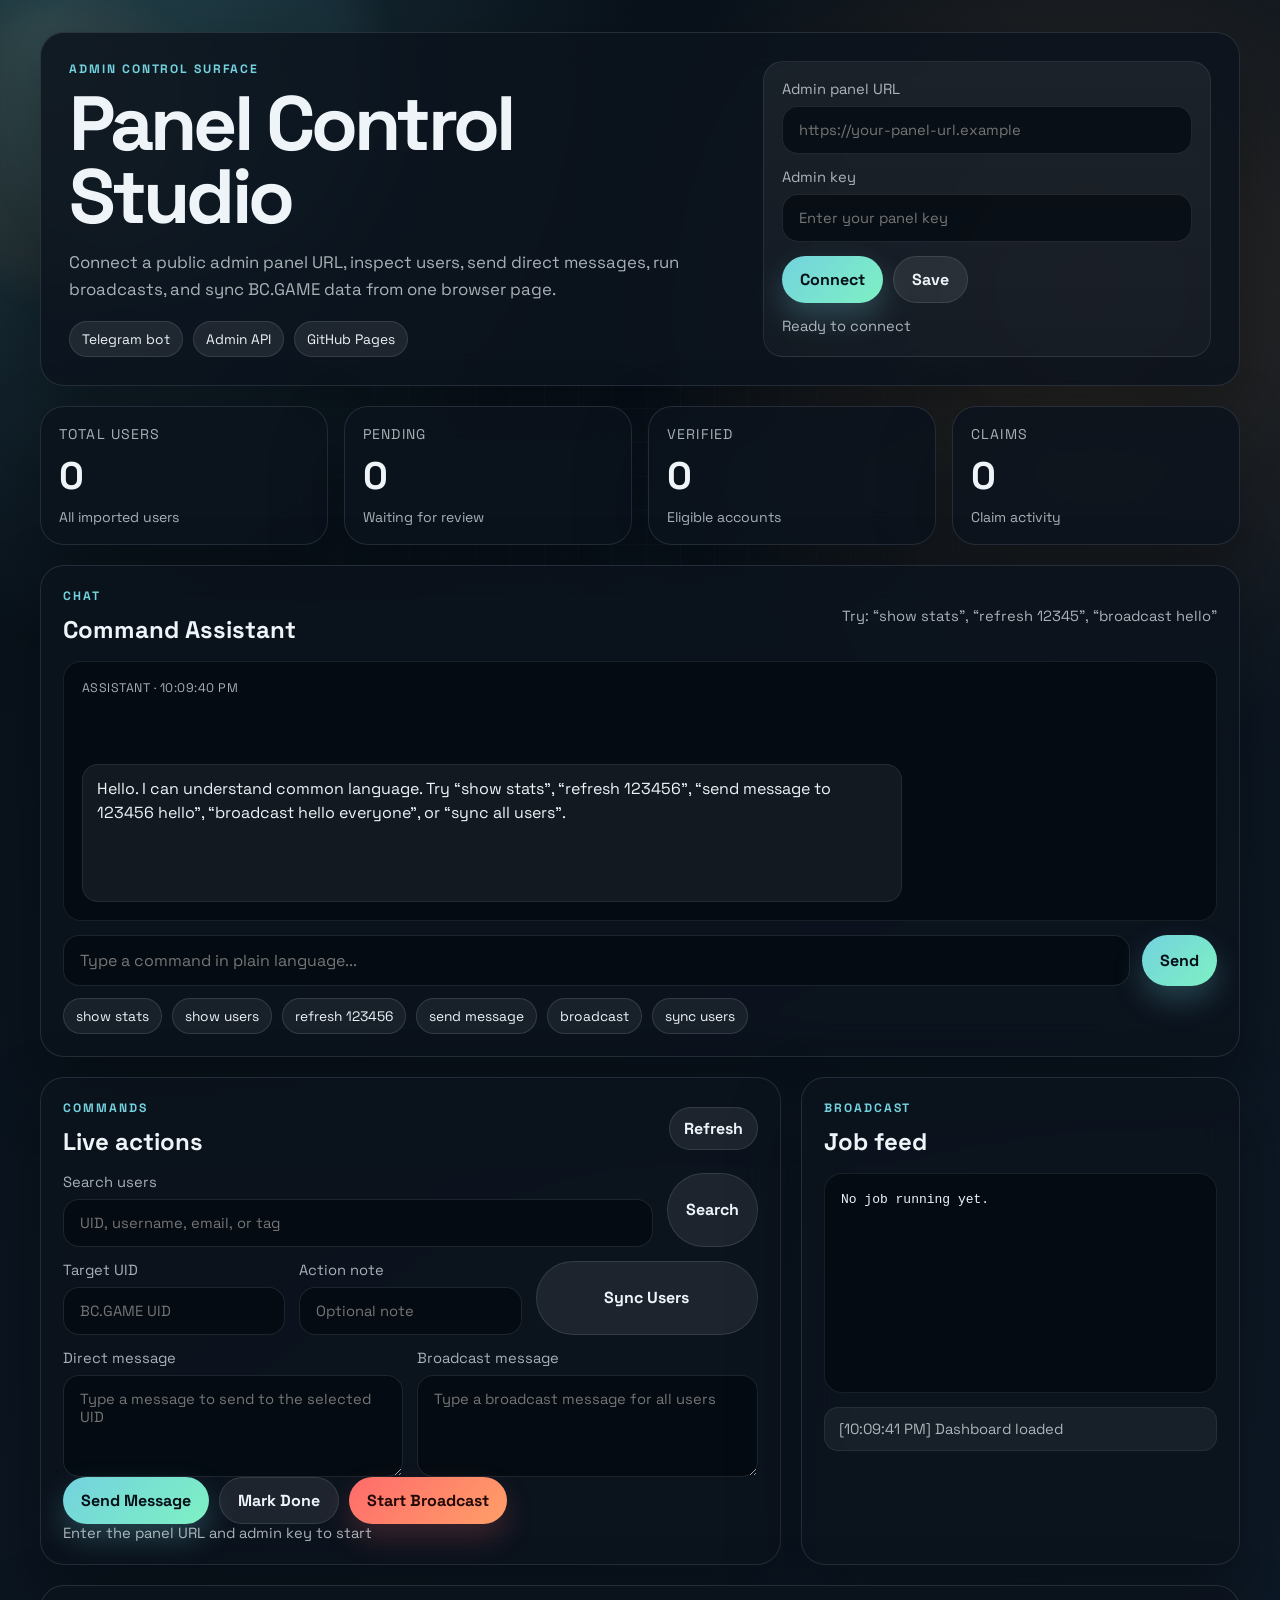
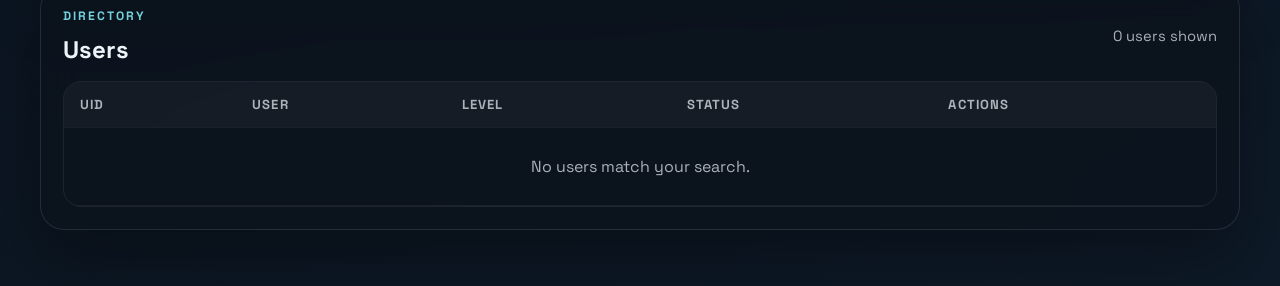
<file: bcwebpage/index.html>
<!doctype html>
<html lang="en">
<head>
  <meta charset="UTF-8" />
  <meta name="viewport" content="width=device-width, initial-scale=1.0" />
  <meta name="theme-color" content="#081018" />
  <title>Panel Control Studio</title>
  <link rel="preconnect" href="https://fonts.googleapis.com" />
  <link rel="preconnect" href="https://fonts.gstatic.com" crossorigin />
  <link href="https://fonts.googleapis.com/css2?family=Space+Grotesk:wght@400;500;700;800&display=swap" rel="stylesheet" />
  <link rel="stylesheet" href="styles.css" />
</head>
<body>
  <div class="bg-grid" aria-hidden="true"></div>
  <div class="bg-orbit bg-orbit-one" aria-hidden="true"></div>
  <div class="bg-orbit bg-orbit-two" aria-hidden="true"></div>

  <main class="app-shell">
    <header class="panel hero">
      <div>
        <p class="kicker">Admin control surface</p>
        <h1>Panel Control Studio</h1>
        <p class="subtitle">
          Connect a public admin panel URL, inspect users, send direct messages, run broadcasts,
          and sync BC.GAME data from one browser page.
        </p>
        <div class="hero-meta">
          <span class="pill">Telegram bot</span>
          <span class="pill">Admin API</span>
          <span class="pill">GitHub Pages</span>
        </div>
      </div>

      <div class="connect-card">
        <label>
          Admin panel URL
          <input id="apiBase" type="url" placeholder="https://your-panel-url.example" />
        </label>
        <label>
          Admin key
          <input id="adminKey" type="password" placeholder="Enter your panel key" />
        </label>
        <div class="connect-actions">
          <button id="connectButton" class="btn primary">Connect</button>
          <button id="saveButton" class="btn ghost">Save</button>
        </div>
        <p class="status" id="connectionStatus">Not connected</p>
      </div>
    </header>

    <section class="metrics-grid" id="metricsGrid" aria-live="polite"></section>

    <section class="panel chat-panel">
      <div class="section-head chat-head">
        <div>
          <p class="kicker">Chat</p>
          <h2>Command Assistant</h2>
        </div>
        <div class="filter-hint">Try: “show stats”, “refresh 12345”, “broadcast hello”</div>
      </div>
      <div class="chat-window" id="chatWindow" aria-live="polite"></div>
      <div class="chat-input-row">
        <input id="chatInput" type="text" placeholder="Type a command in plain language..." />
        <button id="chatSendButton" class="btn primary">Send</button>
      </div>
      <div class="chat-suggestions" id="chatSuggestions">
        <button type="button" class="chip" data-chat-suggestion="show stats">show stats</button>
        <button type="button" class="chip" data-chat-suggestion="show users">show users</button>
        <button type="button" class="chip" data-chat-suggestion="refresh 123456">refresh 123456</button>
        <button type="button" class="chip" data-chat-suggestion="send message to 123456 hello">send message</button>
        <button type="button" class="chip" data-chat-suggestion="broadcast hello everyone">broadcast</button>
        <button type="button" class="chip" data-chat-suggestion="sync all users">sync users</button>
      </div>
    </section>

    <section class="dashboard-grid">
      <article class="panel controls">
        <div class="section-head">
          <div>
            <p class="kicker">Commands</p>
            <h2>Live actions</h2>
          </div>
          <button id="refreshButton" class="btn ghost small">Refresh</button>
        </div>

        <div class="field-row">
          <label>
            Search users
            <input id="searchInput" type="search" placeholder="UID, username, email, or tag" />
          </label>
          <button id="searchButton" class="btn ghost">Search</button>
        </div>

        <div class="field-row three-up">
          <label>
            Target UID
            <input id="targetUid" type="text" placeholder="BC.GAME UID" />
          </label>
          <label>
            Action note
            <input id="actionNote" type="text" placeholder="Optional note" />
          </label>
          <button id="syncButton" class="btn ghost">Sync Users</button>
        </div>

        <div class="control-grid">
          <label class="wide">
            Direct message
            <textarea id="directMessage" rows="4" placeholder="Type a message to send to the selected UID"></textarea>
          </label>
          <label class="wide">
            Broadcast message
            <textarea id="broadcastText" rows="4" placeholder="Type a broadcast message for all users"></textarea>
          </label>
        </div>

        <div class="connect-actions stacked-mobile">
          <button id="sendButton" class="btn primary">Send Message</button>
          <button id="markDoneButton" class="btn ghost">Mark Done</button>
          <button id="broadcastButton" class="btn danger">Start Broadcast</button>
        </div>

        <p class="status" id="actionStatus">Waiting for input</p>
      </article>

      <aside class="panel feed">
        <div class="section-head">
          <div>
            <p class="kicker">Broadcast</p>
            <h2>Job feed</h2>
          </div>
        </div>
        <pre id="jobFeed" class="job-feed">No job running yet.</pre>
        <div class="mini-log" id="activityLog"></div>
      </aside>
    </section>

    <section class="panel users-panel">
      <div class="section-head">
        <div>
          <p class="kicker">Directory</p>
          <h2>Users</h2>
        </div>
        <div class="filter-hint" id="userCount">0 users loaded</div>
      </div>
      <div class="table-wrap">
        <table>
          <thead>
            <tr>
              <th>UID</th>
              <th>User</th>
              <th>Level</th>
              <th>Status</th>
              <th>Actions</th>
            </tr>
          </thead>
          <tbody id="usersBody">
            <tr><td colspan="5" class="empty-state">Connect to load users.</td></tr>
          </tbody>
        </table>
      </div>
    </section>
  </main>

  <div class="toast" id="toast" role="status" aria-live="polite"></div>

  <script src="script.js"></script>
</body>
</html>
</file>
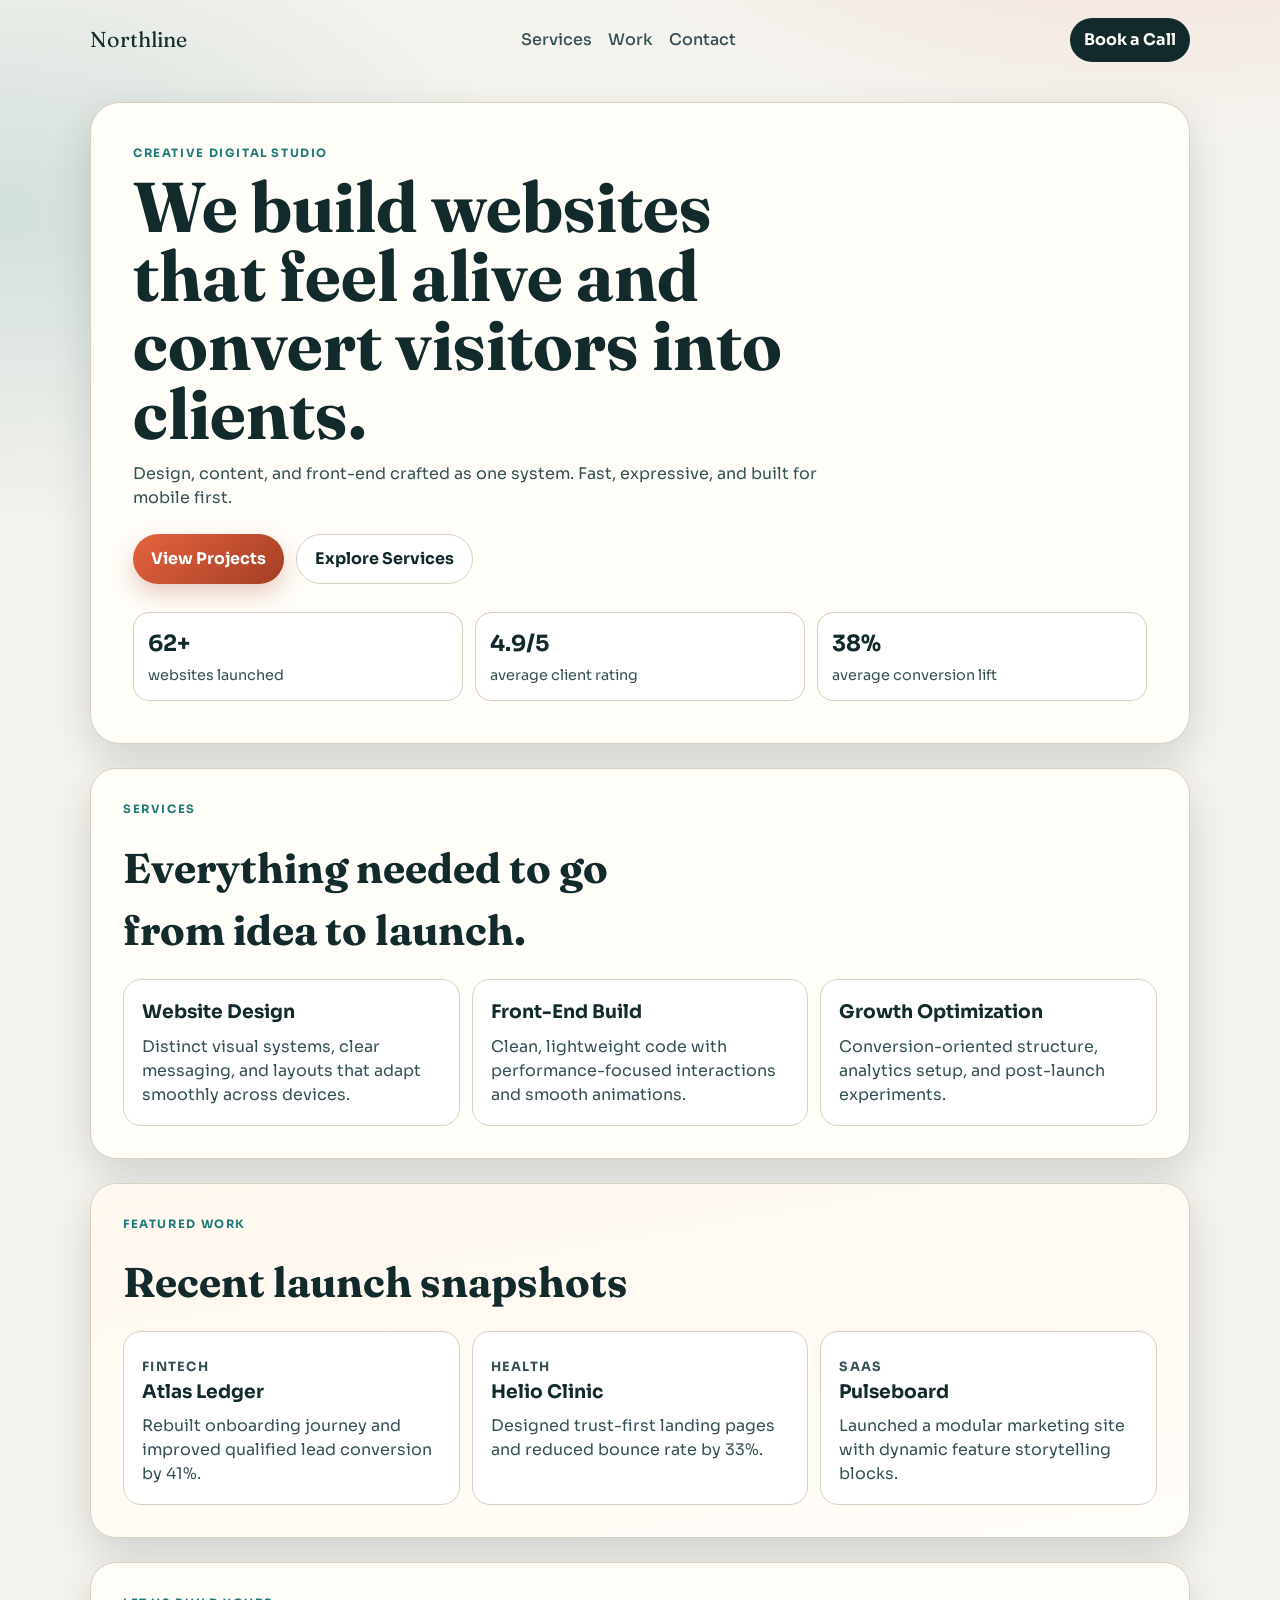
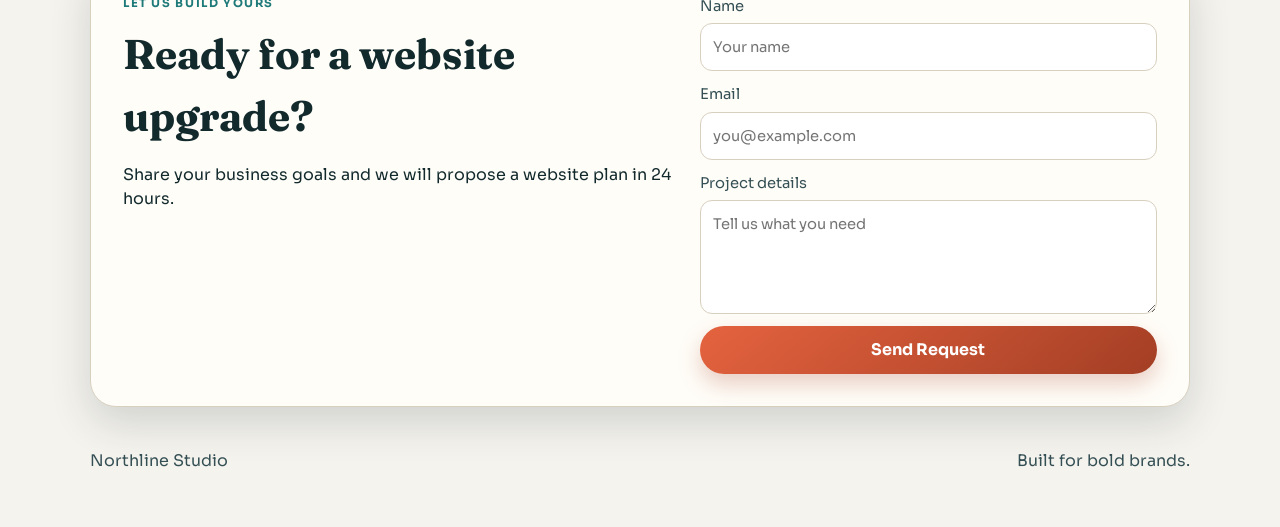
<file: showcase_site/index.html>
<!doctype html>
<html lang="en">
<head>
  <meta charset="UTF-8" />
  <meta name="viewport" content="width=device-width, initial-scale=1.0" />
  <meta name="theme-color" content="#102224" />
  <title>Northline Studio</title>
  <link rel="preconnect" href="https://fonts.googleapis.com" />
  <link rel="preconnect" href="https://fonts.gstatic.com" crossorigin />
  <link href="https://fonts.googleapis.com/css2?family=Sora:wght@400;500;700;800&family=Fraunces:opsz,wght@9..144,600;9..144,700&display=swap" rel="stylesheet" />
  <link rel="stylesheet" href="styles.css" />
</head>
<body>
  <div class="texture" aria-hidden="true"></div>
  <header class="site-header">
    <a class="logo" href="#">Northline</a>
    <nav>
      <a href="#services">Services</a>
      <a href="#work">Work</a>
      <a href="#contact">Contact</a>
    </nav>
    <a class="header-btn" href="#contact">Book a Call</a>
  </header>

  <main>
    <section class="hero reveal">
      <p class="eyebrow">Creative digital studio</p>
      <h1>We build websites that feel alive and convert visitors into clients.</h1>
      <p class="subtitle">Design, content, and front-end crafted as one system. Fast, expressive, and built for mobile first.</p>
      <div class="hero-actions">
        <a class="btn btn-primary" href="#work">View Projects</a>
        <a class="btn btn-ghost" href="#services">Explore Services</a>
      </div>
      <div class="hero-stats">
        <article>
          <strong>62+</strong>
          <span>websites launched</span>
        </article>
        <article>
          <strong>4.9/5</strong>
          <span>average client rating</span>
        </article>
        <article>
          <strong>38%</strong>
          <span>average conversion lift</span>
        </article>
      </div>
    </section>

    <section id="services" class="section reveal">
      <div class="section-heading">
        <p class="eyebrow">Services</p>
        <h2>Everything needed to go from idea to launch.</h2>
      </div>
      <div class="card-grid">
        <article class="card">
          <h3>Website Design</h3>
          <p>Distinct visual systems, clear messaging, and layouts that adapt smoothly across devices.</p>
        </article>
        <article class="card">
          <h3>Front-End Build</h3>
          <p>Clean, lightweight code with performance-focused interactions and smooth animations.</p>
        </article>
        <article class="card">
          <h3>Growth Optimization</h3>
          <p>Conversion-oriented structure, analytics setup, and post-launch experiments.</p>
        </article>
      </div>
    </section>

    <section id="work" class="section section-accent reveal">
      <div class="section-heading">
        <p class="eyebrow">Featured work</p>
        <h2>Recent launch snapshots</h2>
      </div>
      <div class="work-grid">
        <article class="work-card">
          <p class="tag">Fintech</p>
          <h3>Atlas Ledger</h3>
          <p>Rebuilt onboarding journey and improved qualified lead conversion by 41%.</p>
        </article>
        <article class="work-card">
          <p class="tag">Health</p>
          <h3>Helio Clinic</h3>
          <p>Designed trust-first landing pages and reduced bounce rate by 33%.</p>
        </article>
        <article class="work-card">
          <p class="tag">SaaS</p>
          <h3>Pulseboard</h3>
          <p>Launched a modular marketing site with dynamic feature storytelling blocks.</p>
        </article>
      </div>
    </section>

    <section id="contact" class="section contact reveal">
      <div>
        <p class="eyebrow">Let us build yours</p>
        <h2>Ready for a website upgrade?</h2>
        <p>Share your business goals and we will propose a website plan in 24 hours.</p>
      </div>
      <form class="contact-form" onsubmit="event.preventDefault(); window.showToast('Thanks! We will contact you shortly.');">
        <label>
          Name
          <input type="text" required placeholder="Your name" />
        </label>
        <label>
          Email
          <input type="email" required placeholder="you@example.com" />
        </label>
        <label>
          Project details
          <textarea rows="4" placeholder="Tell us what you need"></textarea>
        </label>
        <button class="btn btn-primary" type="submit">Send Request</button>
      </form>
    </section>
  </main>

  <footer class="site-footer">
    <p>Northline Studio</p>
    <p>Built for bold brands.</p>
  </footer>

  <div id="toast" class="toast" role="status" aria-live="polite"></div>
  <script src="script.js"></script>
</body>
</html>
</file>
<file: bcwebpage/styles.css>
:root {
  --bg: #081018;
  --bg-2: #0e1a28;
  --panel: rgba(11, 19, 29, 0.82);
  --panel-border: rgba(172, 194, 214, 0.15);
  --text: #eef4f8;
  --muted: rgba(238, 244, 248, 0.7);
  --accent: #73d2de;
  --accent-2: #f2a65a;
  --danger: #ff6b6b;
  --success: #4ce09c;
  --shadow: 0 30px 70px rgba(0, 0, 0, 0.35);
}

* { box-sizing: border-box; }

html { scroll-behavior: smooth; }

body {
  margin: 0;
  font-family: "Space Grotesk", sans-serif;
  color: var(--text);
  background:
    radial-gradient(circle at top left, rgba(115, 210, 222, 0.22), transparent 28%),
    radial-gradient(circle at 85% 15%, rgba(242, 166, 90, 0.16), transparent 24%),
    linear-gradient(145deg, var(--bg), var(--bg-2));
  min-height: 100vh;
}

.bg-grid,
.bg-orbit {
  position: fixed;
  inset: 0;
  pointer-events: none;
}

.bg-grid {
  background-image:
    linear-gradient(to right, rgba(255, 255, 255, 0.05) 1px, transparent 1px),
    linear-gradient(to bottom, rgba(255, 255, 255, 0.05) 1px, transparent 1px);
  background-size: 34px 34px;
  mask-image: radial-gradient(circle at center, black, transparent 85%);
  opacity: 0.55;
}

.bg-orbit {
  border-radius: 50%;
  filter: blur(18px);
  opacity: 0.45;
  animation: float 14s ease-in-out infinite;
}

.bg-orbit-one {
  width: 24rem;
  height: 24rem;
  top: -6rem;
  right: -5rem;
  background: rgba(115, 210, 222, 0.14);
}

.bg-orbit-two {
  width: 18rem;
  height: 18rem;
  bottom: 3rem;
  left: -5rem;
  background: rgba(242, 166, 90, 0.14);
  animation-delay: -5s;
}

.app-shell {
  width: min(1200px, calc(100% - 32px));
  margin: 0 auto;
  padding: 32px 0 56px;
  display: grid;
  gap: 20px;
}

.panel {
  background: var(--panel);
  border: 1px solid var(--panel-border);
  border-radius: 24px;
  box-shadow: var(--shadow);
  backdrop-filter: blur(18px);
}

.hero {
  display: grid;
  grid-template-columns: minmax(0, 1.35fr) minmax(320px, 0.9fr);
  gap: 22px;
  padding: 28px;
}

.hero h1,
.section-head h2 { margin: 0; }

.kicker {
  margin: 0 0 10px;
  text-transform: uppercase;
  letter-spacing: 0.16em;
  font-size: 0.76rem;
  color: var(--accent);
  font-weight: 800;
}

.subtitle {
  max-width: 60ch;
  margin: 16px 0 18px;
  color: var(--muted);
  font-size: 1.05rem;
  line-height: 1.6;
}

.hero h1 {
  font-size: clamp(2.4rem, 6vw, 4.9rem);
  line-height: 0.95;
  letter-spacing: -0.05em;
}

.hero-meta {
  display: flex;
  gap: 10px;
  flex-wrap: wrap;
}

.pill {
  padding: 8px 12px;
  border-radius: 999px;
  background: rgba(255, 255, 255, 0.08);
  border: 1px solid rgba(255, 255, 255, 0.1);
  font-size: 0.86rem;
}

.connect-card {
  padding: 18px;
  border-radius: 20px;
  background: linear-gradient(180deg, rgba(255, 255, 255, 0.06), rgba(255, 255, 255, 0.03));
  border: 1px solid rgba(255, 255, 255, 0.08);
  display: grid;
  gap: 14px;
  align-content: start;
}

label {
  display: grid;
  gap: 8px;
  font-size: 0.92rem;
  color: var(--muted);
}

input,
textarea {
  width: 100%;
  border: 1px solid rgba(255, 255, 255, 0.1);
  background: rgba(4, 9, 16, 0.7);
  color: var(--text);
  border-radius: 16px;
  padding: 14px 16px;
  font: inherit;
  outline: none;
  transition: border-color 180ms ease, transform 180ms ease, box-shadow 180ms ease;
}

input:focus,
textarea:focus {
  border-color: rgba(115, 210, 222, 0.8);
  box-shadow: 0 0 0 4px rgba(115, 210, 222, 0.12);
}

.connect-actions {
  display: flex;
  gap: 10px;
  flex-wrap: wrap;
}

.btn {
  border: 0;
  border-radius: 999px;
  padding: 12px 18px;
  font: inherit;
  font-weight: 800;
  cursor: pointer;
  transition: transform 180ms ease, box-shadow 180ms ease, opacity 180ms ease;
}

.btn:hover { transform: translateY(-2px); }
.btn:disabled { opacity: 0.6; cursor: progress; transform: none; }

.btn.primary {
  background: linear-gradient(135deg, var(--accent), #7ef1c3);
  color: #041018;
  box-shadow: 0 14px 30px rgba(115, 210, 222, 0.25);
}

.btn.ghost {
  background: rgba(255, 255, 255, 0.08);
  color: var(--text);
  border: 1px solid rgba(255, 255, 255, 0.1);
}

.btn.danger {
  background: linear-gradient(135deg, #ff6b6b, #ff9f68);
  color: #210909;
  box-shadow: 0 14px 30px rgba(255, 107, 107, 0.2);
}

.btn.small { padding: 10px 14px; }

.status {
  margin: 0;
  color: var(--muted);
  font-size: 0.92rem;
}

.metrics-grid {
  display: grid;
  grid-template-columns: repeat(4, minmax(0, 1fr));
  gap: 16px;
}

.metric { padding: 18px; }

.metric .label {
  color: var(--muted);
  font-size: 0.88rem;
  text-transform: uppercase;
  letter-spacing: 0.08em;
}

.metric .value {
  margin-top: 8px;
  font-size: clamp(1.5rem, 4vw, 2.4rem);
  font-weight: 800;
}

.metric .hint {
  margin-top: 8px;
  color: var(--muted);
  font-size: 0.88rem;
}

.dashboard-grid {
  display: grid;
  grid-template-columns: minmax(0, 1.35fr) minmax(320px, 0.8fr);
  gap: 20px;
}

.chat-panel {
  padding: 22px;
}

.chat-head {
  margin-bottom: 14px;
}

.chat-window {
  min-height: 260px;
  max-height: 420px;
  overflow: auto;
  padding: 18px;
  display: grid;
  gap: 12px;
  border-radius: 18px;
  background: rgba(4, 9, 16, 0.68);
  border: 1px solid rgba(255, 255, 255, 0.08);
}

.chat-message {
  display: grid;
  gap: 4px;
  max-width: min(82ch, 100%);
}

.chat-message.user {
  justify-self: end;
}

.chat-bubble {
  padding: 12px 14px;
  border-radius: 16px;
  line-height: 1.5;
  white-space: pre-wrap;
}

.chat-message.user .chat-bubble {
  background: linear-gradient(135deg, rgba(115, 210, 222, 0.24), rgba(126, 241, 195, 0.18));
  border: 1px solid rgba(115, 210, 222, 0.24);
}

.chat-message.bot .chat-bubble {
  background: rgba(255, 255, 255, 0.06);
  border: 1px solid rgba(255, 255, 255, 0.08);
}

.chat-meta {
  font-size: 0.78rem;
  color: var(--muted);
  letter-spacing: 0.04em;
  text-transform: uppercase;
}

.chat-input-row {
  margin-top: 14px;
  display: grid;
  grid-template-columns: minmax(0, 1fr) auto;
  gap: 12px;
}

.chat-suggestions {
  margin-top: 12px;
  display: flex;
  gap: 10px;
  flex-wrap: wrap;
}

.chip {
  border: 1px solid rgba(255, 255, 255, 0.12);
  background: rgba(255, 255, 255, 0.06);
  color: var(--text);
  border-radius: 999px;
  padding: 8px 12px;
  font: inherit;
  font-size: 0.86rem;
  cursor: pointer;
}

.chip:hover {
  background: rgba(255, 255, 255, 0.1);
}

.controls,
.feed,
.users-panel { padding: 22px; }

.section-head {
  display: flex;
  justify-content: space-between;
  align-items: center;
  gap: 14px;
  margin-bottom: 16px;
}

.field-row,
.control-grid {
  display: grid;
  gap: 14px;
}

.field-row {
  grid-template-columns: minmax(0, 1fr) auto;
  margin-bottom: 14px;
}

.three-up { grid-template-columns: repeat(3, minmax(0, 1fr)); }
.control-grid { grid-template-columns: repeat(2, minmax(0, 1fr)); }
.wide { min-width: 0; }

.job-feed {
  margin: 0;
  padding: 16px;
  min-height: 220px;
  white-space: pre-wrap;
  line-height: 1.5;
  color: var(--text);
  background: rgba(4, 9, 16, 0.68);
  border-radius: 18px;
  border: 1px solid rgba(255, 255, 255, 0.08);
}

.mini-log {
  margin-top: 14px;
  display: grid;
  gap: 10px;
}

.log-item {
  padding: 12px 14px;
  border-radius: 14px;
  background: rgba(255, 255, 255, 0.05);
  border: 1px solid rgba(255, 255, 255, 0.07);
  color: var(--muted);
  font-size: 0.92rem;
}

.table-wrap {
  overflow: auto;
  border-radius: 18px;
  border: 1px solid rgba(255, 255, 255, 0.08);
}

table {
  width: 100%;
  border-collapse: collapse;
  min-width: 860px;
}

thead { background: rgba(255, 255, 255, 0.04); }

th,
td {
  text-align: left;
  padding: 14px 16px;
  border-bottom: 1px solid rgba(255, 255, 255, 0.06);
  vertical-align: top;
}

th {
  color: var(--muted);
  font-weight: 700;
  font-size: 0.82rem;
  text-transform: uppercase;
  letter-spacing: 0.08em;
}

tbody tr:hover { background: rgba(255, 255, 255, 0.03); }

.row-actions {
  display: flex;
  gap: 8px;
  flex-wrap: wrap;
}

.row-actions button {
  padding: 8px 12px;
  border-radius: 999px;
  border: 1px solid rgba(255, 255, 255, 0.12);
  background: rgba(255, 255, 255, 0.08);
  color: var(--text);
  font: inherit;
  cursor: pointer;
}

.row-actions .done { border-color: rgba(76, 224, 156, 0.25); }
.row-actions .refresh { border-color: rgba(115, 210, 222, 0.25); }
.row-actions .select { border-color: rgba(242, 166, 90, 0.25); }

.empty-state {
  text-align: center;
  color: var(--muted);
  padding: 28px 16px;
}

.filter-hint {
  color: var(--muted);
  font-size: 0.92rem;
}

.toast {
  position: fixed;
  left: 50%;
  bottom: 18px;
  transform: translateX(-50%) translateY(20px);
  min-width: min(520px, calc(100% - 24px));
  padding: 14px 18px;
  border-radius: 999px;
  background: rgba(8, 16, 24, 0.92);
  border: 1px solid rgba(255, 255, 255, 0.12);
  box-shadow: var(--shadow);
  color: var(--text);
  opacity: 0;
  pointer-events: none;
  transition: opacity 180ms ease, transform 180ms ease;
}

.toast.show {
  opacity: 1;
  transform: translateX(-50%) translateY(0);
}

@keyframes float {
  0%, 100% { transform: translate3d(0, 0, 0) scale(1); }
  50% { transform: translate3d(0, 18px, 0) scale(1.03); }
}

@media (max-width: 980px) {
  .hero,
  .dashboard-grid,
  .metrics-grid,
  .chat-input-row,
  .control-grid,
  .three-up,
  .field-row {
    grid-template-columns: 1fr;
  }

  .app-shell {
    width: min(100%, calc(100% - 20px));
    padding-top: 18px;
  }

  .hero,
  .controls,
  .feed,
  .users-panel {
    padding: 18px;
  }
}

@media (max-width: 640px) {
  .connect-actions { display: grid; grid-template-columns: 1fr 1fr; }
  .stacked-mobile { grid-template-columns: 1fr; }
  .chat-panel { padding: 18px; }
  .chat-suggestions { display: grid; grid-template-columns: 1fr 1fr; }
  .toast { min-width: calc(100% - 16px); }
}
</file>
<file: showcase_site/styles.css>
:root {
  --bg: #f5f3ee;
  --ink: #132a2d;
  --ink-soft: #355055;
  --panel: #fffdf8;
  --edge: #d8d0bf;
  --accent: #e5633f;
  --accent-dark: #a33e24;
  --mint: #1f7a7a;
  --shadow: 0 16px 40px rgba(19, 42, 45, 0.16);
}

* {
  box-sizing: border-box;
}

html,
body {
  margin: 0;
  padding: 0;
}

body {
  font-family: "Sora", sans-serif;
  color: var(--ink);
  background:
    radial-gradient(900px 500px at 90% -10%, rgba(229, 99, 63, 0.18), transparent 70%),
    radial-gradient(800px 500px at 0% 10%, rgba(31, 122, 122, 0.16), transparent 65%),
    var(--bg);
  line-height: 1.5;
}

.texture {
  position: fixed;
  inset: 0;
  pointer-events: none;
  opacity: 0.18;
  background-image: linear-gradient(to right, rgba(19, 42, 45, 0.08) 1px, transparent 1px), linear-gradient(to bottom, rgba(19, 42, 45, 0.08) 1px, transparent 1px);
  background-size: 36px 36px;
  mask-image: radial-gradient(circle at center, black 0%, transparent 78%);
}

.site-header,
main,
.site-footer {
  width: min(1100px, calc(100% - 32px));
  margin: 0 auto;
  position: relative;
  z-index: 1;
}

.site-header {
  display: flex;
  align-items: center;
  justify-content: space-between;
  gap: 16px;
  padding: 18px 0;
}

.logo {
  font-family: "Fraunces", serif;
  color: var(--ink);
  text-decoration: none;
  font-size: 1.35rem;
}

nav {
  display: flex;
  gap: 16px;
}

nav a {
  color: var(--ink-soft);
  text-decoration: none;
  font-weight: 500;
}

.header-btn {
  text-decoration: none;
  color: var(--panel);
  background: var(--ink);
  border-radius: 999px;
  padding: 10px 14px;
  font-weight: 700;
}

.hero {
  margin-top: 22px;
  padding: 42px;
  border: 1px solid var(--edge);
  background: var(--panel);
  border-radius: 30px;
  box-shadow: var(--shadow);
}

.eyebrow {
  text-transform: uppercase;
  letter-spacing: 0.14em;
  font-size: 0.72rem;
  color: var(--mint);
  font-weight: 700;
  margin: 0 0 10px;
}

h1,
h2,
h3 {
  margin: 0;
}

h1 {
  font-family: "Fraunces", serif;
  font-size: clamp(2.1rem, 7vw, 4.4rem);
  line-height: 0.98;
  max-width: 15ch;
}

.subtitle {
  margin-top: 14px;
  color: var(--ink-soft);
  max-width: 58ch;
}

.hero-actions {
  margin-top: 24px;
  display: flex;
  gap: 12px;
  flex-wrap: wrap;
}

.btn {
  border: 0;
  border-radius: 999px;
  text-decoration: none;
  cursor: pointer;
  display: inline-flex;
  align-items: center;
  justify-content: center;
  padding: 12px 18px;
  font: inherit;
  font-weight: 700;
  transition: transform 180ms ease, box-shadow 180ms ease;
}

.btn:hover {
  transform: translateY(-2px);
}

.btn-primary {
  color: #fff;
  background: linear-gradient(140deg, var(--accent), var(--accent-dark));
  box-shadow: 0 10px 22px rgba(165, 65, 37, 0.25);
}

.btn-ghost {
  color: var(--ink);
  border: 1px solid var(--edge);
  background: #fff;
}

.hero-stats {
  margin-top: 28px;
  display: grid;
  grid-template-columns: repeat(3, minmax(0, 1fr));
  gap: 12px;
}

.hero-stats article {
  padding: 14px;
  border: 1px solid var(--edge);
  border-radius: 16px;
  background: #fff;
}

.hero-stats strong {
  font-size: 1.4rem;
}

.hero-stats span {
  display: block;
  margin-top: 4px;
  color: var(--ink-soft);
  font-size: 0.9rem;
}

.section {
  margin-top: 24px;
  padding: 32px;
  border-radius: 26px;
  border: 1px solid var(--edge);
  background: var(--panel);
  box-shadow: var(--shadow);
}

.section-accent {
  background: linear-gradient(170deg, #fff8ef, #fffdf8);
}

.section-heading {
  display: grid;
  gap: 8px;
  margin-bottom: 18px;
}

.section h2 {
  font-family: "Fraunces", serif;
  font-size: clamp(1.6rem, 5vw, 2.6rem);
  max-width: 20ch;
}

.card-grid,
.work-grid {
  display: grid;
  gap: 12px;
  grid-template-columns: repeat(3, minmax(0, 1fr));
}

.card,
.work-card {
  padding: 18px;
  border: 1px solid var(--edge);
  border-radius: 18px;
  background: #fff;
}

.card p,
.work-card p {
  margin: 8px 0 0;
  color: var(--ink-soft);
}

.tag {
  display: inline-block;
  margin: 0;
  color: var(--mint);
  font-size: 0.8rem;
  font-weight: 700;
  text-transform: uppercase;
  letter-spacing: 0.1em;
}

.contact {
  display: grid;
  grid-template-columns: minmax(0, 1.1fr) minmax(0, 0.9fr);
  gap: 18px;
}

.contact-form {
  display: grid;
  gap: 12px;
}

label {
  display: grid;
  gap: 6px;
  font-size: 0.92rem;
  color: var(--ink-soft);
}

input,
textarea {
  width: 100%;
  border: 1px solid var(--edge);
  background: #fff;
  color: var(--ink);
  border-radius: 12px;
  padding: 12px;
  font: inherit;
}

.site-footer {
  display: flex;
  justify-content: space-between;
  gap: 12px;
  padding: 26px 0 38px;
  color: var(--ink-soft);
}

.toast {
  position: fixed;
  left: 50%;
  bottom: 18px;
  transform: translateX(-50%) translateY(10px);
  opacity: 0;
  transition: opacity 150ms ease, transform 150ms ease;
  background: var(--ink);
  color: #fff;
  border-radius: 999px;
  padding: 12px 16px;
  pointer-events: none;
  z-index: 20;
}

.toast.show {
  opacity: 1;
  transform: translateX(-50%) translateY(0);
}

.reveal {
  opacity: 0;
  transform: translateY(14px);
}

.reveal.visible {
  opacity: 1;
  transform: translateY(0);
  transition: opacity 500ms ease, transform 500ms ease;
}

@media (max-width: 920px) {
  nav {
    display: none;
  }

  .hero,
  .section {
    padding: 22px;
  }

  .hero-stats,
  .card-grid,
  .work-grid,
  .contact {
    grid-template-columns: 1fr;
  }

  .site-footer {
    flex-direction: column;
  }
}
</file>
